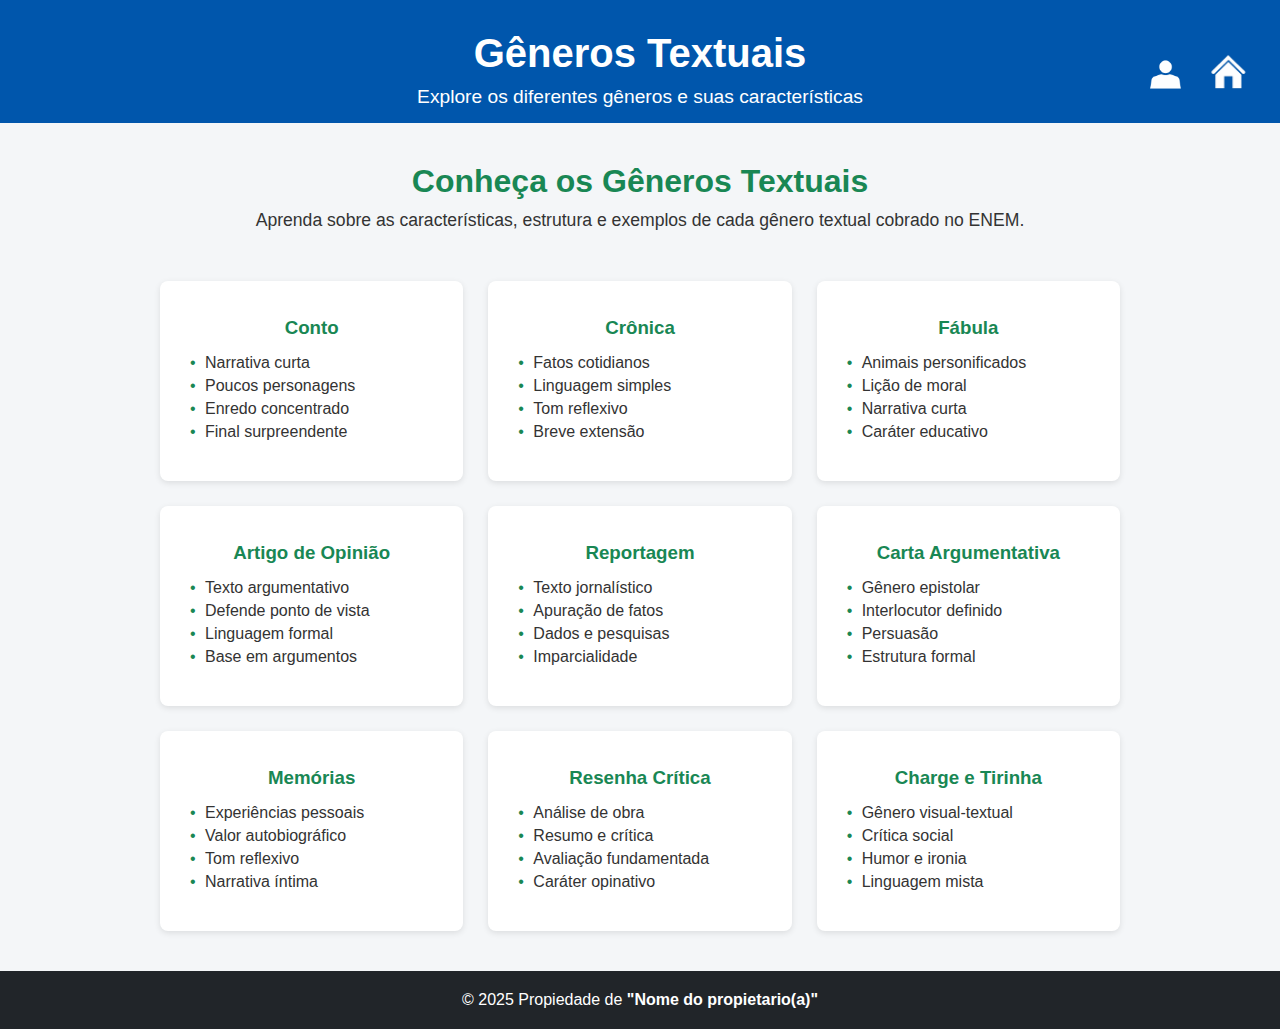
<file: index.html>
<!DOCTYPE html>
<html lang="pt-br">
<head>
  <meta charset="UTF-8" />
  <meta name="viewport" content="width=device-width, initial-scale=1.0" />
  <title>Gêneros Textuais - Facilita</title>
  <link rel="stylesheet" href="CSS/index.css" />
  <!-- Adicionando ícones do Font Awesome -->
</head>
<body>
  <header class="cabecalho">

    <nav class="navegacao">
      <!-- Navegação de páginas-->
      <div class="perfil">
        <a href="perfil.html" class="option-nav Perfil"><img src="IMGs/avatar.png" alt="perfil" class="avatar_user"></a>
      </div>
      <div class="retornoMenu">
        <a href="#" class="option-nav Home"><img src="IMGs/Home.png" alt="menu" class="simbol-home"></a>
      </div>
    </nav>
    
    <h1>Gêneros Textuais</h1>
    <p>Explore os diferentes gêneros e suas características</p>
  </header>

  <main class="conteudo">
    <section class="intro">
      <h2>Conheça os Gêneros Textuais</h2>
      <p>Aprenda sobre as características, estrutura e exemplos de cada gênero textual cobrado no ENEM.</p>
    </section>

    <section class="recursos">
      <a href="pageRead.html" class="card-link">
        <div class="card">
          <h3>Conto</h3>
          <ul>
            <li>Narrativa curta</li>
            <li>Poucos personagens</li>
            <li>Enredo concentrado</li>
            <li>Final surpreendente</li>
          </ul>
        </div>
      </a>

      <a href="pageRead.html" class="card-link">
        <div class="card">
          <h3>Crônica</h3>
          <ul>
            <li>Fatos cotidianos</li>
            <li>Linguagem simples</li>
            <li>Tom reflexivo</li>
            <li>Breve extensão</li>
          </ul>
        </div>
      </a>

      <a href="pageRead.html" class="card-link">
        <div class="card">
          <h3>Fábula</h3>
          <ul>
            <li>Animais personificados</li>
            <li>Lição de moral</li>
            <li>Narrativa curta</li>
            <li>Caráter educativo</li>
          </ul>
        </div>
      </a>

      <a href="pageRead.html" class="card-link">
        <div class="card">
          <h3>Artigo de Opinião</h3>
          <ul>
            <li>Texto argumentativo</li>
            <li>Defende ponto de vista</li>
            <li>Linguagem formal</li>
            <li>Base em argumentos</li>
          </ul>
        </div>
      </a>

      <a href="pageRead.html" class="card-link">
        <div class="card">
          <h3>Reportagem</h3>
          <ul>
            <li>Texto jornalístico</li>
            <li>Apuração de fatos</li>
            <li>Dados e pesquisas</li>
            <li>Imparcialidade</li>
          </ul>
        </div>
      </a>

      <a href="pageRead.html" class="card-link">
        <div class="card">
          <h3>Carta Argumentativa</h3>
          <ul>
            <li>Gênero epistolar</li>
            <li>Interlocutor definido</li>
            <li>Persuasão</li>
            <li>Estrutura formal</li>
          </ul>
        </div>
      </a>

      <a href="pageRead.html" class="card-link">
        <div class="card">
          <h3>Memórias</h3>
          <ul>
            <li>Experiências pessoais</li>
            <li>Valor autobiográfico</li>
            <li>Tom reflexivo</li>
            <li>Narrativa íntima</li>
          </ul>
        </div>
      </a>

      <a href="pageRead.html" class="card-link">
        <div class="card">
          <h3>Resenha Crítica</h3>
          <ul>
            <li>Análise de obra</li>
            <li>Resumo e crítica</li>
            <li>Avaliação fundamentada</li>
            <li>Caráter opinativo</li>
          </ul>
        </div>
      </a>

      <a href="pageRead.html" class="card-link">
        <div class="card">
          <h3>Charge e Tirinha</h3>
          <ul>
            <li>Gênero visual-textual</li>
            <li>Crítica social</li>
            <li>Humor e ironia</li>
            <li>Linguagem mista</li>
          </ul>
        </div>
      </a>
    </section>
  </main>

  <footer class="rodape">
    <p>&copy; 2025 Propiedade de <strong>"Nome do propietario(a)"</strong></p>
  </footer>
</body>
</html>
</file>
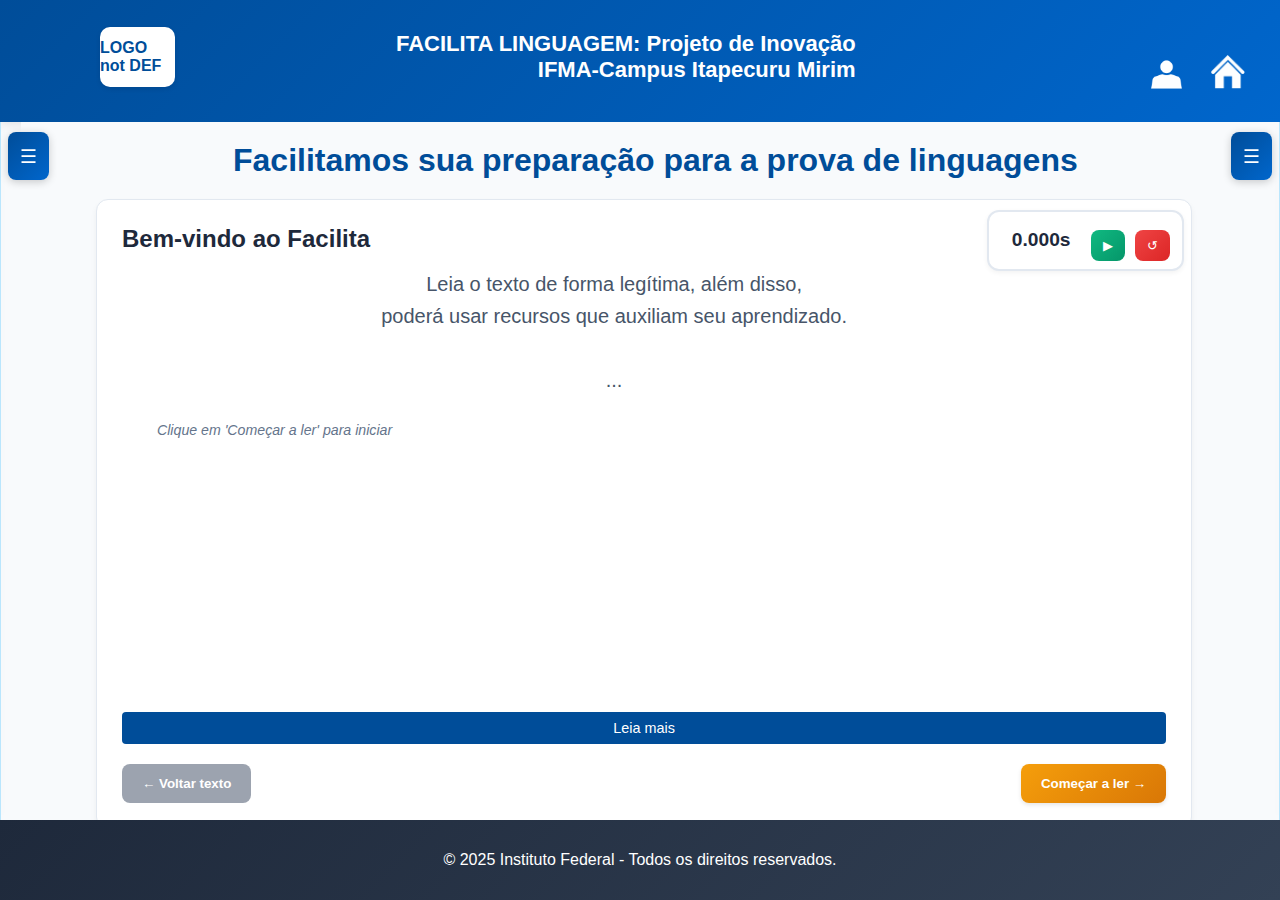
<file: pageRead.html>
<!DOCTYPE html>
<html lang="pt-br">
<head>
  <meta charset="UTF-8" />
  <meta name="viewport" content="width=device-width, initial-scale=1.0" />
  <title>Facilita</title>
  <link rel="stylesheet" href="CSS/pageRead.css">
</head>
<body>
  <!--Botoes fixos no topo das laterais-->
  <button id="toggleSidebarExternal" class="toggle-btn-vertical left-toggle">☰</button>
  <button id="toggleSidebarRightExternal" class="toggle-btn-vertical right-toggle">☰</button>

  <header>
    <div class="logo">LOGO not DEF</div> <!-- substituir div por imagem de logo-->

    <div class="ShowName_Project">
      <strong>
        FACILITA LINGUAGEM: Projeto de Inovação<br>
        IFMA-Campus Itapecuru Mirim
      </strong>
    </div>

    <nav class="navegacao">
      <div class="perfil-link">
        <a href="perfil.html" class="perfil-btn"><img src="IMGs/avatar.png" alt="Perfil" class="avatar_user"></a>
      </div>
      
        <ul>
          <li class="retornoMenu">
            <a href="index.html"><img src="IMGs/Home.png" alt="Retorno ao menu" class="simbol-home"></a>
          </li>
        </ul>
    </nav>
  </header>

  <main>
    <aside class="sidebar hidden" id="leftSidebar">
      <button id="toggleSidebarInternal" class="toggle-btn">⮜</button>
      <div class="sidebar-title">Gêneros Textuais</div>
      <ul>
        <li><a href="#"><span class="label">Conto</span></a></li>
        <li><a href="#"><span class="label">Crônica</span></a></li>
        <li><a href="#"><span class="label">Fábula</span></a></li>
        <li><a href="#"><span class="label">Artigo</span></a></li>
        <li><a href="#"><span class="label">Reportagem</span></a></li>
        <li><a href="#"><span class="label">Texto Científico</span></a></li>
        <li><a href="#"><span class="label">Anúncio</span></a></li>
        <li><a href="#"><span class="label">Poema</span></a></li>
        <li><a href="#"><span class="label">Carta</span></a></li>
        <li><a href="#"><span class="label">Diário</span></a></li>
        <li><a href="#"><span class="label">Biografia</span></a></li>
        <li><a href="#"><span class="label">Entrevista</span></a></li>
        <li><a href="#"><span class="label">Manifesto</span></a></li>
        <li><a href="#"><span class="label">Crítica</span></a></li>
        <li><a href="#"><span class="label">Resenha</span></a></li>
      </ul>
    </aside>

    <section class="content" id="explicacao">
      <h1>Facilitamos sua preparação para a prova de linguagens</h1>

      <article class="texto-expandivel">
        <h2>Vamos Começar</h2>
        
        <!-- Container do texto com barra de rolagem -->
        <div class="texto-container">
          <div class="texto">
            <div class="preview">
              
              <div class="referencia-texto">
                <small id="referenciaAtual"></small>
              </div>
            </div>
            <div class="full-text">
              Leia o texto de forma legítima, além disso, <br>
              poderá usar recursos que auxiliam seu aprendizado<br><br>
              <i>Boa leitura!</i>
              <div class="referencia-texto">
                <small id="referenciaAtualFull"></small>
              </div>
            </div>
          </div>
        </div>

        <button class="toggle-text">Leia mais</button>

        <div class="cronometro-box">
          <span id="cronometro">0.000s</span>
          <button id="btnToggle" class="btn btn-success me-2" title="Iniciar/Pausar">
            <span id="playIcon">▶</span>
          </button>
          
          <button id="btnReset" class="btn btn-danger" title="Resetar">
            ↺
          </button>
        </div>

        <div class="navegacao-texto">
          <button class="btn-voltar">← Voltar texto</button>
          <button class="btn-proximo">Próximo texto →</button>
        </div>
      </article>
    </section>

    <aside class="sidebar hidden" id="rightSidebar">
      <button id="toggleSidebarRightInternal" class="toggle-btn">⮞</button>
      <div class="sidebar-title">Recursos</div>
      <button id="btnMarcador" class="btn-marcador" title="Marcar/Desmarcar texto">
        <span class="icon-marcador">🔖</span>
        <span class="label">Marcador</span>
      </button>
      <!-- Removidos os outros recursos -->
    </aside>
  </main>

  <footer>
    <p>&copy; 2025 Instituto Federal - Todos os direitos reservados.</p>
  </footer>

  <!-- Adicionando Font Awesome para os ícones -->
  <link rel="stylesheet" href="https://cdnjs.cloudflare.com/ajax/libs/font-awesome/6.4.0/css/all.min.css">
  <script src="JS/pageRead.js"></script>
</body>
</html>
</file>
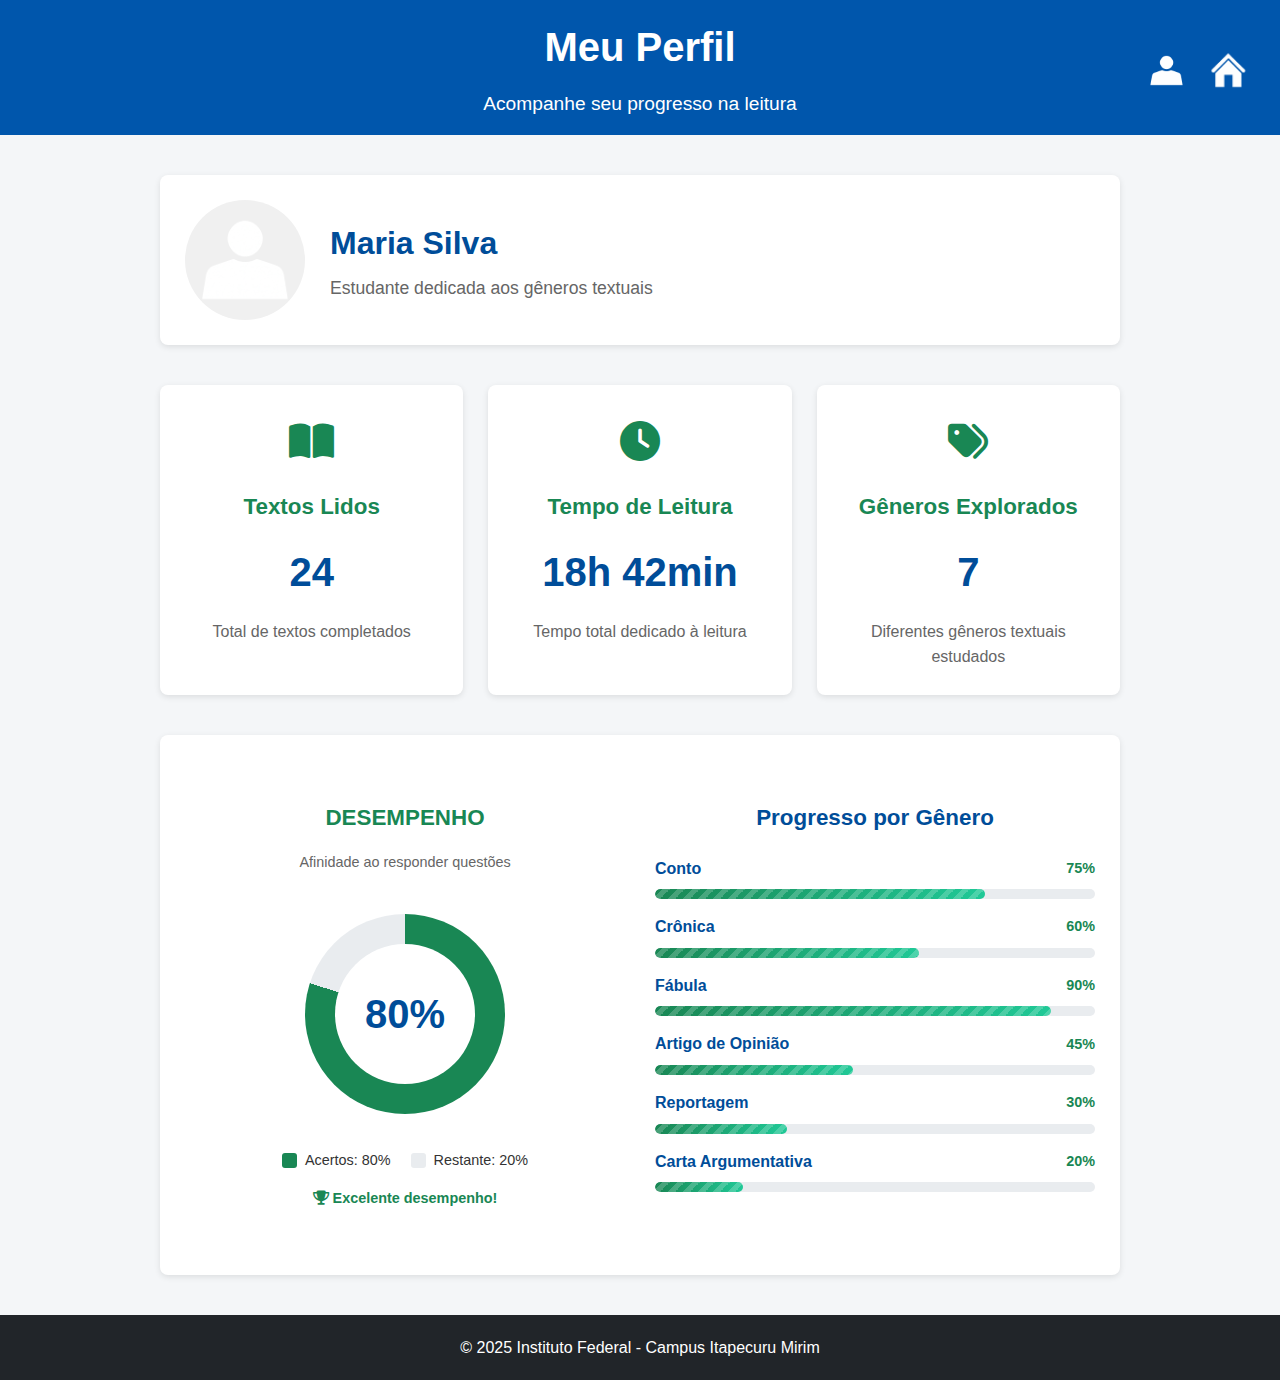
<file: perfil.html>
<!DOCTYPE html>
<html lang="pt-br">
<head>
  <meta charset="UTF-8" />
  <meta name="viewport" content="width=device-width, initial-scale=1.0" />
  <title>Perfil - Gêneros Textuais</title>
  <link rel="stylesheet" href="CSS/perfil.css">
  <!-- Adicionando ícones do Font Awesome -->
  <link rel="stylesheet" href="https://cdnjs.cloudflare.com/ajax/libs/font-awesome/6.4.0/css/all.min.css">
</head>
<body>
  <header class="cabecalho">
    <!-- Navegação com botões de perfil e home -->
    <nav class="navegacao">
      <!-- Link para perfil no canto superior direito -->
      <div class="perfil-link">
        <a href="#" class="perfil-btn">
          <img src="IMGs/avatar.png" alt="perfil" class="avatar_user">
        </a>
      </div>
      
      <!-- Link para a página inicial (home) -->
      <div class="retornoMenu">
        <a href="index.html" class="perfil-btn">
          <img src="IMGs/Home.png" alt="menu" class="simbol-home">
        </a>
      </div>
    </nav>
    
    <h1>Meu Perfil</h1>
    <p>Acompanhe seu progresso na leitura</p>
  </header>

  <main class="conteudo">
    <section class="perfil-header">
      <div class="avatar">
        <img src="IMGs/avatar.png" alt="Avatar do usuário" class="avatar-img">
      </div>
      <div class="info-usuario">
        <h2>Maria Silva</h2>
        <p>Estudante dedicada aos gêneros textuais</p>
      </div>
    </section>

    <section class="metricas">
      <!-- Card 1: Textos lidos -->
      <div class="card">
        <div class="icone-metrica">
          <i class="fas fa-book-open"></i>
        </div>
        <h3>Textos Lidos</h3>
        <div class="valor-metrica">0</div>
        <p class="descricao-metrica">Total de textos completados</p>
      </div>

      <!-- Card 2: Tempo de leitura -->
      <div class="card">
        <div class="icone-metrica">
          <i class="fas fa-clock"></i>
        </div>
        <h3>Tempo de Leitura</h3>
        <div class="valor-metrica">0h</div>
        <p class="descricao-metrica">Tempo total dedicado à leitura</p>
      </div>

      <!-- Card 3: Gêneros explorados -->
      <div class="card">
        <div class="icone-metrica">
          <i class="fas fa-tags"></i>
        </div>
        <h3>Gêneros Explorados</h3>
        <div class="valor-metrica">0</div>
        <p class="descricao-metrica">Diferentes gêneros textuais estudados</p>
      </div>
    </section>

    <!-- Container único para todas as porcentagens -->
    <section class="card">
      <div class="container-porcentagens">
        <!-- Gráfico de Desempenho -->
        <div class="grafico-desempenho">
          <h3>DESEMPENHO</h3>
          <p style="text-align: center; color: #666; margin-bottom: 20px; font-size: 0.9rem;">
            Afinidade ao responder questões
          </p>
          
          <div class="grafico-pizza">
            <div class="porcentagem">80%</div>
          </div>
          
          <div class="legenda-desempenho">
            <div class="item-legenda">
              <div class="cor-legenda cor-acertos"></div>
              <span>Acertos: 80%</span>
            </div>
            <div class="item-legenda">
              <div class="cor-legenda cor-restante"></div>
              <span>Restante: 20%</span>
            </div>
          </div>
          
          <p style="text-align: center; margin-top: 15px; color: #198754; font-weight: bold; font-size: 0.9rem;">
            <i class="fas fa-trophy"></i> Excelente desempenho!
          </p>
        </div>

        <!-- Progresso por Gênero Textual -->
        <div class="progresso-generos">
          <h3>Progresso por Gênero</h3>
          <div class="lista-progresso" id="lista-progresso">
            <!-- Os itens de progresso serão gerados via JavaScript -->
          </div>
        </div>
      </div>
    </section>
  </main>

  <footer class="rodape">
    <p>&copy; 2025 Instituto Federal - Campus Itapecuru Mirim</p>
  </footer>

  <script>
    // Simulação de dados do usuário (em um sistema real, esses dados viriam de um backend)
    const dadosUsuario = {
      nome: "Maria Silva",
      textosLidos: 24,
      tempoLeitura: "18h 42min",
      generosExplorados: 7,
      desempenho: 80, // Porcentagem de acertos
      progressoGeneros: [
        { nome: "Conto", porcentagem: 75, textosLidos: 6 },
        { nome: "Crônica", porcentagem: 60, textosLidos: 4 },
        { nome: "Fábula", porcentagem: 90, textosLidos: 3 },
        { nome: "Artigo de Opinião", porcentagem: 45, textosLidos: 2 },
        { nome: "Reportagem", porcentagem: 30, textosLidos: 2 },
        { nome: "Carta Argumentativa", porcentagem: 20, textosLidos: 1 }
      ],
      atividades: [
        { titulo: "Conto: A Cartomante", autor: "Machado de Assis", data: "hoje", tempo: "32 min" },
        { titulo: "Artigo de Opinião: Redes Sociais", autor: "Autor desconhecido", data: "ontem", tempo: "25 min" },
        { titulo: "Crônica: O Homem que Sabia Javanês", autor: "Lima Barreto", data: "há 2 dias", tempo: "28 min" },
        { titulo: "Fábula: A Cigarra e a Formiga", autor: "Esopo", data: "há 3 dias", tempo: "15 min" },
        { titulo: "Reportagem: Educação no Século XXI", autor: "Revista Veja", data: "há 5 dias", tempo: "42 min" }
      ]
    };

    // Função para criar as barras de progresso
    function criarBarrasProgresso() {
      const listaProgresso = document.getElementById('lista-progresso');
      listaProgresso.innerHTML = '';

      dadosUsuario.progressoGeneros.forEach(genero => {
        const itemProgresso = document.createElement('div');
        itemProgresso.className = 'item-progresso';
        
        itemProgresso.innerHTML = `
          <div class="info-genero">
            <span class="nome-genero">${genero.nome}</span>
            <span class="porcentagem-genero">${genero.porcentagem}%</span>
          </div>
          <div class="barra-progresso">
            <div class="progresso-preenchido" style="width: ${genero.porcentagem}%"></div>
          </div>
        `;
        
        listaProgresso.appendChild(itemProgresso);
      });
    }

    // Função para atualizar os dados na página
    function atualizarDadosPerfil() {
      document.querySelector('.info-usuario h2').textContent = dadosUsuario.nome;
      document.querySelectorAll('.valor-metrica')[0].textContent = dadosUsuario.textosLidos;
      document.querySelectorAll('.valor-metrica')[1].textContent = dadosUsuario.tempoLeitura;
      document.querySelectorAll('.valor-metrica')[2].textContent = dadosUsuario.generosExplorados;
      
      // Atualizar o gráfico de desempenho
      const porcentagem = dadosUsuario.desempenho;
      document.querySelector('.porcentagem').textContent = `${porcentagem}%`;
      
      // Atualizar o gradiente do gráfico de pizza
      const graficoPizza = document.querySelector('.grafico-pizza');
      graficoPizza.style.background = `conic-gradient(
        #198754 0% ${porcentagem}%,
        #e9ecef ${porcentagem}% 100%
      )`;
      
      // Atualizar legenda
      document.querySelector('.cor-acertos + span').textContent = `Acertos: ${porcentagem}%`;
      document.querySelector('.cor-restante + span').textContent = `Restante: ${100 - porcentagem}%`;

      // Criar as barras de progresso
      criarBarrasProgresso();
    }

    // Chamar a função quando a página carregar
    document.addEventListener('DOMContentLoaded', atualizarDadosPerfil);
  </script>
</body>
</html>
</file>
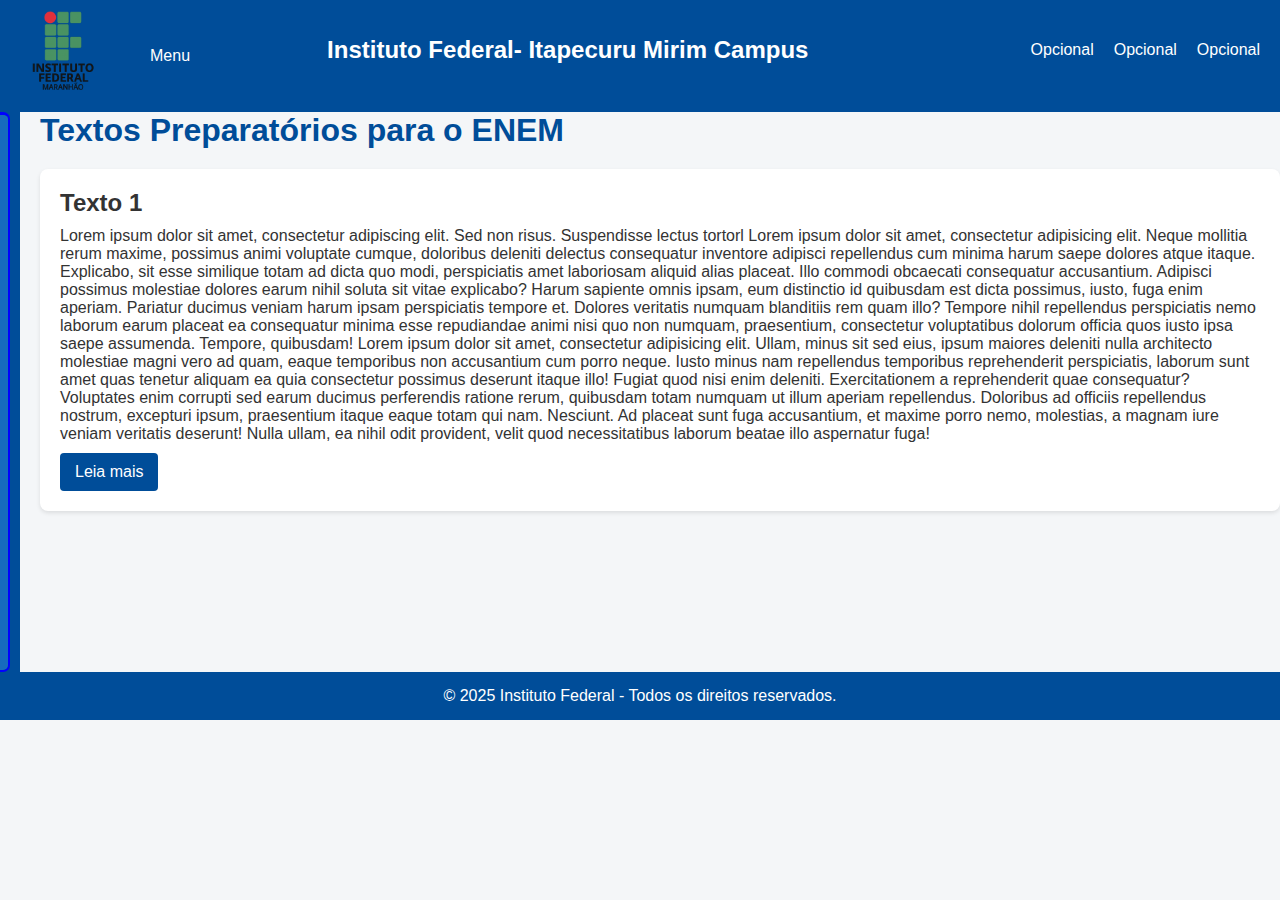
<file: Front-End/IMGs/tst.html>
<!DOCTYPE html>
<html lang="pt-br">
<head>
  <meta charset="UTF-8">
  <meta name="viewport" content="width=device-width, initial-scale=1.0">
  <title>Facilita</title>
  <link rel="stylesheet" href="/Front-End/CSS/tst.css">
</head>
<body>
  <header>
    <img class="IFMA-Logo" src="Copilot_20250905_162347.png" alt="IFMA IMG">
    <div class="logo">Instituto Federal- Itapecuru Mirim Campus</div>
    <nav>
      <ul>
        <li class="retornoMenu"><a href="https://legado.corenpr.gov.br/portal/images/stories/testepdf2.pdf">Menu</a></li>
        <li><a href="https://legado.corenpr.gov.br/portal/images/stories/testepdf2.pdf">Opcional</a></li>
        <li><a href="https://legado.corenpr.gov.br/portal/images/stories/testepdf2.pdf">Opcional</a></li>
        <li><a href="https://legado.corenpr.gov.br/portal/images/stories/testepdf2.pdf">Opcional</a></li>
      </ul>
    </nav>
  </header>

  <main>
   <aside class="sidebar">
    <ul>
        <li><a href="#"><span class="label">Conto</span></a></li>
        <li><a href="#"><span class="label">Crônica</span></a></li>
        <li><a href="#"><span class="label">Fábula</span></a></li>
        <li><a href="#"><span class="label">Artigo</span></a></li>
        <li><a href="#"><span class="label">Reportagem</span></a></li>
        <li><a href="#"><span class="label">Texto Cietífico</span></a></li>
        <li><a href="#"><span class="label">Anúncio</span></a></li>
        <li><a href="#"><span class="label">---</span></a></li>
        <li><a href="#"><span class="label">---</span></a></li>
        <li><a href="#"><span class="label">---</span></a></li>
        <li><a href="#"><span class="label">---</span></a></li>
        <li><a href="#"><span class="label">---</span></a></li>
        <li><a href="#"><span class="label">---</span></a></li>
        <li><a href="#"><span class="label">---</span></a></li>
        <li><a href="#"><span class="label">---</span></a></li>
        <li><a href="#"><span class="label">---</span></a></li>
    </ul>
    </aside>


    <section class="content">
      <h1>Textos Preparatórios para o ENEM</h1>
      <article>
        <h2>Texto 1</h2>
        <p>Lorem ipsum dolor sit amet, consectetur adipiscing elit. Sed non risus. Suspendisse lectus tortorl Lorem ipsum dolor sit amet, consectetur adipisicing elit. Neque mollitia rerum maxime, possimus animi voluptate cumque, doloribus deleniti delectus consequatur inventore adipisci repellendus cum minima harum saepe dolores atque itaque.
        Explicabo, sit esse similique totam ad dicta quo modi, perspiciatis amet laboriosam aliquid alias placeat. Illo commodi obcaecati consequatur accusantium. Adipisci possimus molestiae dolores earum nihil soluta sit vitae explicabo?
        Harum sapiente omnis ipsam, eum distinctio id quibusdam est dicta possimus, iusto, fuga enim aperiam. Pariatur ducimus veniam harum ipsam perspiciatis tempore et. Dolores veritatis numquam blanditiis rem quam illo?
        Tempore nihil repellendus perspiciatis nemo laborum earum placeat ea consequatur minima esse repudiandae animi nisi quo non numquam, praesentium, consectetur voluptatibus dolorum officia quos iusto ipsa saepe assumenda. Tempore, quibusdam! Lorem ipsum dolor sit amet, consectetur adipisicing elit. Ullam, minus sit sed eius, ipsum maiores deleniti nulla architecto molestiae magni vero ad quam, eaque temporibus non accusantium cum porro neque.
        Iusto minus nam repellendus temporibus reprehenderit perspiciatis, laborum sunt amet quas tenetur aliquam ea quia consectetur possimus deserunt itaque illo! Fugiat quod nisi enim deleniti. Exercitationem a reprehenderit quae consequatur?
        Voluptates enim corrupti sed earum ducimus perferendis ratione rerum, quibusdam totam numquam ut illum aperiam repellendus. Doloribus ad officiis repellendus nostrum, excepturi ipsum, praesentium itaque eaque totam qui nam. Nesciunt.
        Ad placeat sunt fuga accusantium, et maxime porro nemo, molestias, a magnam iure veniam veritatis deserunt! Nulla ullam, ea nihil odit provident, velit quod necessitatibus laborum beatae illo aspernatur fuga!</p>
        <a href="#" class="btn">Leia mais</a>
      </article>
    </section>
  </main>

  <footer>
    <p>&copy; 2025 Instituto Federal - Todos os direitos reservados.</p>
    
  </footer>
</body>
</html>
</file>
<file: CSS/index.css>
* {
  margin: 0;
  padding: 0;
  box-sizing: border-box;
}

body {
  font-family: 'Segoe UI', sans-serif;
  background-color: #f4f6f8;
  color: #333;
}
header {
  position: fixed;
}
.cabecalho {
  background-color: #0056AC;
  color: white;
  text-align: center;
  padding: 15px 20px;
  position: relative; /* Para posicionar o link de perfil */
}

.cabecalho h1 {
  font-size: 2.5rem;
  margin-bottom: 10px;
}

.cabecalho p {
  font-size: 1.2rem;
}

.avatar_user{
  width: 2.7em;
  position: absolute;
  right: 5em;
  bottom: -1.5em;
}
.simbol-home{
  width: 3.8em;
  position: absolute;
  right: 1.3em;
  top: 2.6em;
}

/* Estilos para o link de perfil */
.Perfil {
  position: absolute;
  top: 3.5em;
  right: 0.8em;
} 


.option-nav {
  display: flex;
  align-items: center;
  gap: 8px;
  color: white;
  text-decoration: none;
  font-weight: 500;
  padding: 8px 12px;
  border-radius: 4px;
  transition: background-color 0.3s ease;
  
}




.conteudo {
  max-width: 1000px;
  margin: 40px auto;
  padding: 0 20px;
}

.intro {
  text-align: center;
  margin-bottom: 50px;
}

.intro h2 {
  font-size: 2rem;
  color: #198754;
  margin-bottom: 10px;
}

.intro p {
  font-size: 1.1rem;
  margin-bottom: 20px;
}

.botao {
  display: inline-block;
  background-color: #198754;
  color: white;
  padding: 12px 24px;
  border-radius: 5px;
  text-decoration: none;
  font-weight: bold;
  transition: background-color 0.3s ease;
}

.botao:hover {
  background-color: #146c43;
}

.recursos {
  display: grid;
  grid-template-columns: repeat(auto-fit, minmax(280px, 1fr));
  gap: 25px;
  margin-top: 30px;
}

.card {
  background-color: white;
  border-radius: 8px;
  box-shadow: 0 2px 6px rgba(0,0,0,0.1);
  padding: 20px;
  text-align: center;
  transition: all 0.3s ease;
  height: 200px;
  display: flex;
  flex-direction: column;
  justify-content: center;
}

.card h3 {
  color: #198754;
  margin-bottom: 15px;
}

.card p {
  font-size: 1rem;
  line-height: 1.5;
}

.card ul {
  list-style: none;
  text-align: left;
  margin: 0 10px;
}

.card li {
  margin-bottom: 5px;
  padding-left: 15px;
  position: relative;
}

.card li:before {
  content: "•";
  color: #198754;
  position: absolute;
  left: 0;
}

.rodape {
  background-color: #212529;
  color: white;
  text-align: center;
  padding: 20px;
  margin-top: 40px;
}

.card-link {
  text-decoration: none;
  color: inherit;
}

.card-link:hover .card {
  box-shadow: 0 4px 10px rgba(0,0,0,0.15);
  transform: scale(1.02);
}


/* Melhorias de responsividade */
@media (max-width: 768px) {
  .recursos {
    grid-template-columns: 1fr;
    gap: 20px;
  }
  
  .conteudo {
    margin: 20px auto;
  }
  
  .perfil {
    position: static;
    margin-bottom: 15px;
    text-align: left;
  }
  
  .option-nav {
    display: inline-flex;
  }
}
</file>
<file: CSS/pageRead.css>
* {
  margin: 0;
  padding: 0;
  box-sizing: border-box;
}

html, body {
  height: auto;
  min-height: 100%;
  margin: 0;
  padding: 0;
}

body {
  position: relative;
  display: flex;
  flex-direction: column;
  font-family: 'Segoe UI', Tahoma, Geneva, Verdana, sans-serif;
  background-color: #f8fafc;
  color: #333;
  overflow-x: hidden;
}

/*Topo da página*/
header {
  background: linear-gradient(135deg, #004d99 0%, #0066cc 100%);
  color: white;
  padding: 20px 20px 27px;
  display: flex;
  align-items: center;
  position: relative;
  z-index: 1;
  height: 7.6em;
  box-shadow: 0 2px 10px rgba(0, 0, 0, 0.1);
}

.logo {

  width: 75px;
  height: 60px;
  background-color: white;
  border-radius: 10px;
  align-items: center;
  color: #004d99;
}

.ShowName_Project {
  font-size: 22px;
  text-align: end;
  position: absolute;
  left: 18em;
}

header > nav {
  display: flex;
  align-items: center;
  margin-left: 20px;
}

/*Navegação*/
nav ul {
  list-style: none;
  gap: 20px;
}

nav > ul > li.retornoMenu {
  position: absolute;
  right: 1em;
  bottom: 3px;
  padding: 6px;
  margin-bottom: 7px;
}

nav > ul > li.retornoMenu:hover {
  border-radius: 8px;
}

nav a {
  color: white;
  text-decoration: none;
  font-weight: 500;
}

.avatar_user{
  width: 2.7em;
}
/* Estilos para o link de perfil */
.perfil-link {
  position: absolute;
  top: 2.8em;
  right: 5em;
  z-index: 1001;
}

.perfil-btn {
  display: flex;
  align-items: center;
  gap: 8px;
  color: white;
  font-weight: 500;
  padding: 8px 12px;
  transition: background-color 0.3s ease;
}


.perfil-btn i {
  font-size: 1.2rem;
}

.perfil-btn span {
  font-size: 0.9rem;
}

/* Ajuste no header para acomodar o botão de perfil */
header {
  background: linear-gradient(135deg, #004d99 0%, #0066cc 100%);
  color: white;
  padding: 20px 20px 27px;
  display: flex;
  align-items: center;
  position: relative;
  z-index: 1;
  height: 7.6em;
  box-shadow: 0 2px 10px rgba(0, 0, 0, 0.1);
}

/* Ajuste no posicionamento do logo */
.logo {
  width: 75px;
  height: 60px;
  background-color: white;
  border-radius: 10px;
  display: flex;
  align-items: center;
  justify-content: center;
  color: #004d99;
  font-weight: bold;
  box-shadow: 0 2px 5px rgba(0, 0, 0, 0.1);
  margin-left: 80px; /* Espaço para o botão de perfil */
}

/* Ajuste no posicionamento do nome do projeto */
.ShowName_Project {
  font-size: 22px;
  text-align: end;
  position: absolute;
  left: 18em;
}

/* Ajuste no botão de toggle da sidebar esquerda */
.left-toggle {
  height: 2.5em;
  left: 0;
  margin-left: 8px;
  margin-top: 16px;
  top: 130px; /* Ajustado para não sobrepor o botão de perfil */
}

/* Responsividade para telas menores */
@media (max-width: 768px) {
  .perfil-link {
    top: 15px;
    left: 15px;
  }
  
  .perfil-btn span {
    display: none; /* Esconde o texto "Perfil" em telas menores */
  }
  
  .logo {
    margin-left: 60px;
  }
  
  .ShowName_Project {
    font-size: 18px;
    left: 12em;
  }
  
  .left-toggle {
    top: 120px;
  }
}

@media (max-width: 480px) {
  .perfil-link {
    top: 10px;
    left: 10px;
  }
  
  .logo {
    margin-left: 50px;
    width: 60px;
    height: 50px;
    font-size: 0.8rem;
  }
  
  .ShowName_Project {
    font-size: 16px;
    left: 10em;
  }
}
/*Botões de abrir barra laterais no topo da própria barra, abaixo do header */
.toggle-btn-vertical {
  position: absolute;
  top: 116px;
  z-index: 1000;
  padding: 10px 12px;
  background: linear-gradient(135deg, #004d99 0%, #0066cc 100%);
  color: white;
  border: none;
  border-radius: 8px;
  cursor: pointer;
  font-size: 1.2em;
  box-shadow: 0 2px 8px rgba(0, 0, 0, 0.2);
  transition: all 0.3s ease;
}

.toggle-btn-vertical:hover {
  transform: translateY(-2px);
  box-shadow: 0 4px 12px rgba(0, 0, 0, 0.3);
}

.toggle-btn-vertical:focus {
  outline: 2px solid #ffc107;
}

/*Barra esquerda */
.left-toggle {
  height: 2.5em;
  left: 0;
  margin-left: 8px;
  margin-top: 16px;
}

/*Barra direita */
.right-toggle {
  height: 2.5em;
  right: 0;
  margin-right: 8px;
  margin-top: 16px;
}

.mb-4 {
  font-size: 25px;
  letter-spacing: 0.5px;
  word-spacing: 0.6px;
  text-align: center;
}

/*Layout principal*/
main {
  flex: 1;
  display: flex;
  align-items: stretch;
  overflow: auto;
  min-height: calc(100vh - 12.6em);
}

/*Sidebar esquerda - AGORA COM MESMA COR DA DIREITA */
.sidebar {
  width: 220px;
  background: linear-gradient(180deg, #f0f9ff 0%, #e0f2fe 100%);
  color: #333;
  padding: 15px;
  transition: all 0.3s ease;
  overflow: hidden;
  z-index: 2;
  display: flex;
  flex-direction: column;
  justify-content: flex-start;
  height: auto;
  align-self: stretch;
  position: relative;
  box-shadow: 2px 0 10px rgba(0, 0, 0, 0.05);
  border-right: 1px solid #bae6fd;
}

.sidebar.hidden {
  width: 0;
  padding: 0;
}

.sidebar.hidden ul {
  display: none;
}

.sidebar ul {
  background-color: transparent;
  flex: 1;
  list-style: none;
  padding: 0;
  border-radius: 0;
  margin-left: 0;
  overflow-y: auto;
  max-height: calc(100vh - 200px);
}

/* Estilização da barra de rolagem */
.sidebar ul::-webkit-scrollbar {
  width: 6px;
}

.sidebar ul::-webkit-scrollbar-track {
  background: #f1f5f9;
  border-radius: 4px;
}

.sidebar ul::-webkit-scrollbar-thumb {
  background: #cbd5e1;
  border-radius: 4px;
}

.sidebar ul::-webkit-scrollbar-thumb:hover {
  background: #94a3b8;
}

.sidebar li {
  margin-bottom: 8px;
}

.sidebar a {
  display: flex;
  align-items: center;
  color: #475569;
  text-decoration: none;
  padding: 12px 15px;
  border-radius: 8px;
  transition: all 0.3s ease;
  font-weight: 500;
}

.sidebar a:hover {
  background-color: #bae6fd;
  color: #0369a1;
  transform: translateX(5px);
}

.sidebar a:active {
  background-color: #7dd3fc;
}

.sidebar .toggle-btn {
  align-self: flex-end;
  margin-bottom: 10px;
  background: linear-gradient(135deg, #64748b 0%, #475569 100%);
  color: white;
  border: none;
  border-radius: 8px;
  cursor: pointer;
  padding: 8px 12px;
  z-index: 3;
  transition: all 0.3s ease;
  box-shadow: 0 2px 5px rgba(0, 0, 0, 0.1);
}

.sidebar .toggle-btn:hover {
  transform: scale(1.05);
  box-shadow: 0 4px 8px rgba(0, 0, 0, 0.15);
}

.sidebar .toggle-btn:focus {
  outline: 2px solid #ffc107;
}

/* Sidebar direita - MESMA COR DA ESQUERDA */
#rightSidebar {
  background: linear-gradient(180deg, #f0f9ff 0%, #e0f2fe 100%);
  border-left: 1px solid #bae6fd;
  border-right: none;
  box-shadow: -2px 0 10px rgba(0, 0, 0, 0.05);
}

/*Conteúdo principal*/
.content {
  flex-grow: 1;
  min-height: 100%;
  margin-left: 20px;
  padding: 20px;
  z-index: 1;
  overflow: auto;
  background-color: #f8fafc;
}

.content h1 {
  margin-bottom: 20px;
  margin-left: 6em;
  color: #004d99;
  font-weight: 600;
}

/* ARTICLE COM BARRA DE ROLAGEM */
article {
  position: relative;
  background-color: white;
  padding: 25px;
  margin-bottom: 20px;
  border-radius: 12px;
  box-shadow: 0 4px 6px rgba(0, 0, 0, 0.05);
  overflow: hidden;
  border: 1px solid #e2e8f0;
  max-height: 70vh;
  display: flex;
  flex-direction: column;
}

article h2 {
  margin-bottom: 15px;
  color: #1e293b;
  font-weight: 600;
  flex-shrink: 0;
}

/* Container do texto com barra de rolagem */
.texto-container {
  flex: 1;
  overflow-y: auto;
  padding-right: 10px;
  margin-bottom: 15px;
}

/* Estilização da barra de rolagem do artigo */
.texto-container::-webkit-scrollbar {
  width: 8px;
}

.texto-container::-webkit-scrollbar-track {
  background: #f1f5f9;
  border-radius: 4px;
}

.texto-container::-webkit-scrollbar-thumb {
  background: #cbd5e1;
  border-radius: 4px;
}

.texto-container::-webkit-scrollbar-thumb:hover {
  background: #94a3b8;
}

/* BOTÃO LEIA MAIS/MENOS - TAMANHO REDUZIDO */
.toggle-text {
  display: inline-block;
  margin-top: 10px;
  padding: 8px 12px;
  background-color: #004d99;
  color: white;
  text-decoration: none;
  border-radius: 4px;
  border: none;
  cursor: pointer;
  font-weight: 500;
  transition: background-color 0.3s;
  flex-shrink: 0;
  width: auto;
  font-size: 0.9em;
}

.toggle-text:hover {
  background-color: #003366;
}

.btn {
  display: inline-block;
  margin-top: 10px;
  padding: 10px 20px;
  background: linear-gradient(135deg, #004d99 0%, #0066cc 100%);
  color: white;
  text-decoration: none;
  border-radius: 8px;
  font-weight: 500;
  transition: all 0.3s ease;
  border: none;
  cursor: pointer;
  flex-shrink: 0;
}

.btn:hover {
  transform: translateY(-2px);
  box-shadow: 0 4px 8px rgba(0, 0, 0, 0.15);
}

.referencia-texto {
  text-align: left;
  margin-top: 20px;
  font-size: 0.85em;
  color: #64748b;
  font-style: italic;
  flex-shrink: 0;
}

/*Rodapé*/
footer {
  height: 5em;
  background: linear-gradient(135deg, #1e293b 0%, #334155 100%);
  color: white;
  text-align: center;
  padding: 15px;
  margin-top: auto;
  display: flex;
  align-items: center;
  justify-content: center;
}

/*Cronômetro minimalista com botão dinâmico*/
.cronometro-box {
  position: absolute;
  right: 7px;
  top: 0px;
  display: flex;
  align-items: center;
  justify-content: flex-start;
  gap: 10px;
  background-color: white;
  border: 2px solid #e2e8f0;
  border-radius: 12px;
  padding: 8px 12px;
  margin: 10px 0;
  color: white;
  font-size: 1rem;
  width: fit-content;
  box-shadow: 0 2px 5px rgba(0, 0, 0, 0.05);
  z-index: 2;
}

#cronometro {
  color: #1e293b;
  font-weight: bold;
  font-size: 1.2em;
  min-width: 80px;
  text-align: center;
}

.cronometro-box button {
  padding: 8px 12px;
  border: none;
  border-radius: 8px;
  font-weight: 500;
  cursor: pointer;
  transition: all 0.3s ease;
}

.cronometro-box .btn-success {
  background: linear-gradient(135deg, #10b981 0%, #059669 100%);
  color: white;
}

.cronometro-box .btn-success:hover {
  background: linear-gradient(135deg, #059669 0%, #047857 100%);
  transform: scale(1.05);
}

.cronometro-box .btn-danger {
  background: linear-gradient(135deg, #ef4444 0%, #dc2626 100%);
  color: white;
}

.cronometro-box .btn-danger:hover {
  background: linear-gradient(135deg, #dc2626 0%, #b91c1c 100%);
  transform: scale(1.05);
}

.cronometro-box .btn-toggle {
  background: linear-gradient(135deg, #f59e0b 0%, #d97706 100%);
  color: white;
}

.cronometro-box .btn-toggle:hover {
  background: linear-gradient(135deg, #d97706 0%, #b45309 100%);
  transform: scale(1.05);
}

/*Texto expandível dentro de artigos */
.texto-expandivel {
  overflow: hidden;
  width: 90%;
  position: relative;
  left: 55px;
  display: flex;
  flex-direction: column;
  height: 100%;
}

.texto {
  position: relative;
  right: 85px;
  text-align: center;
  margin-left: 6em;
  font-size: 20px;
  color: #475569;
  line-height: 1.6;
}

.texto-expandivel .preview {
  display: block;
}

.texto-expandivel .full-text {
  display: none;
  transition: max-height 0.3s ease;
  overflow: hidden;
  max-height: none;
}

.texto-expandivel.expanded .preview {
  display: none;
}

.texto-expandivel.expanded .full-text {
  display: block;
  overflow: visible;
}

/*Simbolos*/
.simbol-home {
  width: 60px;
  filter: brightness(0) invert(1);
}

.Play {
  width: 15px;
}

.navegacao-texto {
  display: flex;
  justify-content: space-between;
  margin-top: 20px;
  flex-shrink: 0;
  gap: 10px;
}

.btn-voltar {
  background: linear-gradient(135deg, #6b7280 0%, #4b5563 100%);
  color: white;
  border: none;
  padding: 12px 20px;
  border-radius: 8px;
  font-weight: 600;
  cursor: pointer;
  transition: all 0.3s ease;
}

.btn-voltar:hover:not(:disabled) {
  background: linear-gradient(135deg, #4b5563 0%, #374151 100%);
  transform: translateY(-2px);
  box-shadow: 0 4px 8px rgba(0, 0, 0, 0.15);
}

.btn-voltar:disabled {
  background: #9ca3af;
  cursor: not-allowed;
  transform: none;
  box-shadow: none;
}

/* ===== ESTILOS DO BOTÃO DINÂMICO ===== */

/* Botão "Começar a ler" - Estado inicial */
.btn-comecar {
  background: linear-gradient(135deg, #f59e0b 0%, #d97706 100%) !important;
  color: white;
  border: none;
  padding: 12px 20px;
  border-radius: 8px;
  font-weight: 600;
  cursor: pointer;
  transition: all 0.3s ease;
  box-shadow: 0 2px 4px rgba(0, 0, 0, 0.1);
}

.btn-comecar:hover {
  background: linear-gradient(135deg, #d97706 0%, #b45309 100%) !important;
  transform: translateY(-2px);
  box-shadow: 0 6px 12px rgba(0, 0, 0, 0.15);
}

.btn-comecar:active {
  transform: translateY(0);
  box-shadow: 0 2px 4px rgba(0, 0, 0, 0.1);
}

/* Botão "Próximo texto" - Após o primeiro texto */
.btn-proximo-estilo {
  background: linear-gradient(135deg, #10b981 0%, #059669 100%) !important;
  color: white;
  border: none;
  padding: 12px 20px;
  border-radius: 8px;
  font-weight: 600;
  cursor: pointer;
  transition: all 0.3s ease;
  box-shadow: 0 2px 4px rgba(0, 0, 0, 0.1);
}

.btn-proximo-estilo:hover {
  background: linear-gradient(135deg, #059669 0%, #047857 100%) !important;
  transform: translateY(-2px);
  box-shadow: 0 6px 12px rgba(0, 0, 0, 0.15);
}

.btn-proximo-estilo:active {
  transform: translateY(0);
  box-shadow: 0 2px 4px rgba(0, 0, 0, 0.1);
}

/* Melhorias para os títulos das sidebars */
.sidebar-title {
  font-size: 1.1em;
  font-weight: 600;
  color: #0369a1;
  margin-bottom: 15px;
  padding: 0 15px;
  text-align: center;
  border-bottom: 2px solid #bae6fd;
  padding-bottom: 10px;
}

/* Ícones para os itens da sidebar */
.sidebar .label {
  margin-left: 10px;
}

/* ===== ESTILOS DO SISTEMA DE MARCADOR ===== */

/* Estilo para texto marcado */
.texto-marcado {
  background-color: #FFEB3B !important;
  padding: 2px 1px;
  border-radius: 2px;
  display: inline;
  line-height: inherit;
  font-size: inherit;
  font-family: inherit;
  transition: background-color 0.2s ease;
}

/* Efeito hover suave no texto marcado */
.texto-marcado:hover {
  background-color: #FFD54F !important;
}

/* Estilo do botão de marcador */
.btn-marcador {
  display: flex;
  align-items: center;
  justify-content: center;
  background: linear-gradient(135deg, #f59e0b 0%, #d97706 100%);
  color: white;
  border: none;
  padding: 12px 15px;
  border-radius: 8px;
  font-weight: 600;
  cursor: pointer;
  transition: all 0.3s ease;
  margin-bottom: 10px;
  width: 100%;
  box-shadow: 0 2px 4px rgba(0, 0, 0, 0.1);
}

/* Estados do botão marcador */
.btn-marcador.ativo {
  transform: translateY(-1px);
  box-shadow: 0 4px 8px rgba(0, 0, 0, 0.15);
}

/* Modo Marcar (laranja) */
.btn-marcador.modo-marcar {
  background: linear-gradient(135deg, #f59e0b 0%, #d97706 100%);
}

.btn-marcador.modo-marcar:hover {
  background: linear-gradient(135deg, #d97706 0%, #b45309 100%);
  transform: translateY(-2px);
  box-shadow: 0 6px 12px rgba(0, 0, 0, 0.15);
}

.btn-marcador.modo-marcar.ativo {
  background: linear-gradient(135deg, #b45309 0%, #92400e 100%);
  box-shadow: 0 4px 8px rgba(0, 0, 0, 0.2);
}

/* Modo Desmarcar (vermelho) */
.btn-marcador.modo-desmarcar {
  background: linear-gradient(135deg, #ef4444 0%, #dc2626 100%);
}

.btn-marcador.modo-desmarcar:hover {
  background: linear-gradient(135deg, #dc2626 0%, #b91c1c 100%);
  transform: translateY(-2px);
  box-shadow: 0 6px 12px rgba(0, 0, 0, 0.15);
}

.btn-marcador.modo-desmarcar.ativo {
  background: linear-gradient(135deg, #b91c1c 0%, #991b1b 100%);
  box-shadow: 0 4px 8px rgba(0, 0, 0, 0.2);
}

/* Ícone do marcador */
.icon-marcador {
  font-size: 1.2em;
  margin-right: 8px;
  transition: transform 0.2s ease;
}

/* Animação suave no ícone quando ativo */
.btn-marcador.ativo .icon-marcador {
  transform: scale(1.1);
}

/* Label do botão */
.btn-marcador .label {
  font-size: 0.95em;
  font-weight: 600;
  letter-spacing: 0.3px;
}

/* Estados de foco para acessibilidade */
.btn-marcador:focus,
.btn-comecar:focus,
.btn-proximo-estilo:focus {
  outline: 3px solid rgba(255, 193, 7, 0.5);
  outline-offset: 2px;
}

/* Efeito de transição suave para todas as mudanças de estado */
.btn-marcador,
.texto-marcado,
.icon-marcador,
.btn-comecar,
.btn-proximo-estilo {
  transition: all 0.3s ease;
}

/* Feedback visual durante interação */
.btn-marcador:active,
.btn-comecar:active,
.btn-proximo-estilo:active {
  transform: translateY(0);
  box-shadow: 0 2px 4px rgba(0, 0, 0, 0.1);
}

/* Indicador de modo ativo */
.btn-marcador.ativo::after {
  content: '';
  position: absolute;
  bottom: 2px;
  left: 50%;
  transform: translateX(-50%);
  width: 20px;
  height: 3px;
  background: rgba(255, 255, 255, 0.8);
  border-radius: 2px;
}

/* Melhoria na legibilidade do texto */
.texto {
  user-select: text;
  -webkit-user-select: text;
  -moz-user-select: text;
  -ms-user-select: text;
}

/* Dica visual quando o marcador está ativo */
body.marcador-ativo .texto {
  cursor: text;
}

body.marcador-desmarcar-ativo .texto {
  cursor: pointer;
}

/* Responsividade para telas menores */
@media (max-width: 768px) {
  .btn-marcador {
    padding: 10px 12px;
    font-size: 0.9em;
  }
  
  .btn-marcador .label {
    font-size: 0.85em;
  }
  
  .icon-marcador {
    font-size: 1.1em;
    margin-right: 6px;
  }
  
  .btn-comecar,
  .btn-proximo-estilo {
    padding: 10px 16px;
    font-size: 0.9em;
  }
  
  .navegacao-texto {
    flex-direction: column;
    gap: 8px;
  }
}

/* Estilo para o estado inicial do botão próximo */
.btn-proximo {
  /* Estilo base será sobrescrito pelas classes dinâmicas */
  background: linear-gradient(135deg, #f59e0b 0%, #d97706 100%);
  color: white;
  border: none;
  padding: 12px 20px;
  border-radius: 8px;
  font-weight: 600;
  cursor: pointer;
  transition: all 0.3s ease;
}
</file>
<file: CSS/perfil.css>
* {
  margin: 0;
  padding: 0;
  box-sizing: border-box;
}

body {
  font-family: 'Segoe UI', sans-serif;
  background-color: #f4f6f8;
  color: #333;
  line-height: 1.6;
}

.cabecalho {
  background-color: #0056AC;
  color: white;
  text-align: center;
  padding: 15px 20px;
  position: relative;
}

.cabecalho h1 {
  font-size: 2.5rem;
  margin-bottom: 10px;
}

.cabecalho p {
  font-size: 1.2rem;
}

/* Navegação - aplicando o mesmo estilo da página anterior */
.navegacao {
  display: flex;
  position: absolute;
  top: 2.5em;
  right: 1em;
}

/* Estilos para os ícones - aplicando o mesmo estilo da página anterior */
.avatar_user {
  position:  relative;
  left: 2em;
  width: 2.8em;
  margin-right: 10px;
}

.simbol-home {
  position: relative;
  left: 7px;
  bottom: 8px;
  width: 3.8em;
  filter: brightness(0) invert(1);
}

.perfil-btn {
  display: flex;
  align-items: center;
  gap: 8px;
  color: white;
  text-decoration: none;
  font-weight: 500;
  padding: 8px 12px;
  border-radius: 4px;
  transition: background-color 0.3s ease;
}


.conteudo {
  max-width: 1000px;
  margin: 40px auto;
  padding: 0 20px;
}

.perfil-header {
  display: flex;
  align-items: center;
  gap: 25px;
  margin-bottom: 40px;
  background-color: white;
  border-radius: 8px;
  box-shadow: 0 2px 6px rgba(0,0,0,0.1);
  padding: 25px;
}

.avatar {
  width: 120px;
  height: 120px;
  border-radius: 50%;
  background-color: #f0f0f0;
  display: flex;
  align-items: center;
  justify-content: center;
  overflow: hidden;
}

.avatar-img {
  width: 100%;
  height: 100%;
  object-fit: cover;
}

.info-usuario h2 {
  font-size: 2rem;
  color: #004D99;
  margin-bottom: 5px;
}

.info-usuario p {
  color: #666;
  font-size: 1.1rem;
}

.metricas {
  display: grid;
  grid-template-columns: repeat(auto-fit, minmax(280px, 1fr));
  gap: 25px;
  margin-bottom: 40px;
}

.card {
  background-color: white;
  border-radius: 8px;
  box-shadow: 0 2px 6px rgba(0,0,0,0.1);
  padding: 25px;
  text-align: center;
  transition: all 0.3s ease;
}

.card:hover {
  box-shadow: 0 4px 10px rgba(0,0,0,0.15);
  transform: translateY(-5px);
}

.card h3 {
  color: #198754;
  margin-bottom: 15px;
  font-size: 1.4rem;
}

.valor-metrica {
  font-size: 2.5rem;
  font-weight: bold;
  color: #004D99;
  margin: 15px 0;
}

.descricao-metrica {
  color: #666;
  font-size: 1rem;
}

.icone-metrica {
  font-size: 2.5rem;
  color: #198754;
  margin-bottom: 15px;
}

/* Container único para todas as porcentagens */
.container-porcentagens {
  display: grid;
  grid-template-columns: 1fr 1fr;
  gap: 30px;
  margin: 40px 0;
}

/* Estilos para o gráfico de desempenho */
.grafico-desempenho {
  display: flex;
  flex-direction: column;
  align-items: center;
}

.grafico-pizza {
  position: relative;
  width: 200px;
  height: 200px;
  border-radius: 50%;
  background: conic-gradient(
    #198754 0% 80%,
    #e9ecef 80% 100%
  );
  margin: 20px 0;
  display: flex;
  align-items: center;
  justify-content: center;
}

.grafico-pizza::before {
  content: '';
  position: absolute;
  width: 140px;
  height: 140px;
  background-color: white;
  border-radius: 50%;
}

.porcentagem {
  position: relative;
  font-size: 2.5rem;
  font-weight: bold;
  color: #004D99;
  z-index: 1;
}

.legenda-desempenho {
  display: flex;
  justify-content: center;
  gap: 20px;
  margin-top: 15px;
}

.item-legenda {
  display: flex;
  align-items: center;
  gap: 8px;
  font-size: 0.9rem;
}

.cor-legenda {
  width: 15px;
  height: 15px;
  border-radius: 3px;
}

.cor-acertos {
  background-color: #198754;
}

.cor-restante {
  background-color: #e9ecef;
}

/* Estilos para as barras de progresso dos gêneros */
.progresso-generos {
  display: flex;
  flex-direction: column;
}

.progresso-generos h3 {
  color: #004D99;
  margin-bottom: 20px;
  text-align: center;
  font-size: 1.4rem;
}

.lista-progresso {
  display: flex;
  flex-direction: column;
  gap: 15px;
}

.item-progresso {
  display: flex;
  flex-direction: column;
  gap: 8px;
}

.info-genero {
  display: flex;
  justify-content: space-between;
  align-items: center;
}

.nome-genero {
  font-weight: 600;
  color: #004D99;
  font-size: 1rem;
}

.porcentagem-genero {
  font-weight: bold;
  color: #198754;
  font-size: 0.9rem;
}

.barra-progresso {
  height: 10px;
  background-color: #e9ecef;
  border-radius: 5px;
  overflow: hidden;
  position: relative;
}

.progresso-preenchido {
  height: 100%;
  background: linear-gradient(90deg, #198754, #20c997);
  border-radius: 5px;
  transition: width 0.8s ease-in-out;
  position: relative;
}

.progresso-preenchido::after {
  content: '';
  position: absolute;
  top: 0;
  left: 0;
  bottom: 0;
  right: 0;
  background-image: linear-gradient(
    -45deg,
    rgba(255, 255, 255, 0.2) 25%,
    transparent 25%,
    transparent 50%,
    rgba(255, 255, 255, 0.2) 50%,
    rgba(255, 255, 255, 0.2) 75%,
    transparent 75%,
    transparent
  );
  background-size: 15px 15px;
  animation: moveStripes 2s linear infinite;
}

@keyframes moveStripes {
  0% {
    background-position: 0 0;
  }
  100% {
    background-position: 15px 0;
  }
}

.rodape {
  background-color: #212529;
  color: white;
  text-align: center;
  padding: 20px;
  margin-top: 40px;
}

/* Melhorias de responsividade */
@media (max-width: 768px) {
  .perfil-header {
    flex-direction: column;
    text-align: center;
  }
  
  .metricas {
    grid-template-columns: 1fr;
    gap: 20px;
  }
  
  .container-porcentagens {
    grid-template-columns: 1fr;
    gap: 20px;
  }
  
  .conteudo {
    margin: 20px auto;
  }
  
  .navegacao {
    position: static;
    justify-content: center;
    margin-bottom: 15px;
  }
  
  .grafico-pizza {
    width: 180px;
    height: 180px;
  }
  
  .grafico-pizza::before {
    width: 120px;
    height: 120px;
  }
  
  .info-genero {
    flex-direction: column;
    align-items: flex-start;
    gap: 5px;
  }
  
  .porcentagem-genero {
    align-self: flex-end;
  }
}
</file>
<file: Front-End/CSS/tst.css>
/* Reset básico */
* {
  margin: 0;
  padding: 0;
  box-sizing: border-box;
}

body {
  font-family: 'Segoe UI', sans-serif;
  background-color: #f4f6f8;
  color: #333;
}

header {
  background-color: #004d99;
  color: white;
  padding: 20px;
  padding-top: 7px;
  display: flex;
  justify-content: space-between;
  align-items: center;
  position: fixed;
  position: relative;
}

.IFMA-Logo {
  width: 85px;
}

.logo {
  font-size: 1.5em;
  font-weight: bold;
}

nav ul {
  list-style: none;
  display: flex;
  gap: 20px;
}
aside ul {
  margin-left: -10px;
  list-style: none;
  gap: 20px;
  overflow: hidden;
  overflow: scroll;
  height: 29em;

}

nav > ul > li.retornoMenu {
  position: absolute;
  left: 9em;
  padding: 6px;
  margin-bottom: 7px;
  
}
nav > ul > li.retornoMenu:hover {
  position: absolute;
  left: 9em;
  background-color: #c3d9f371;
  padding: 6px;
  border-radius: 3px;
}

nav a {
  color: white;
  text-decoration: none;
  font-weight: 500;
}

main {
  display: flex;
}

.sidebar {

  width: 10px;
  background-color: #004d99;
  color: white;
  padding: 0px 10px;
  transition: width 0.3s ease;
  overflow: hidden;
}

.sidebar:hover {
  width: 180px;
}

.sidebar ul {
  
  background-color: #166abe;
  height: 35em;
  list-style: none;
  padding: 0;
  border-right: 2px solid blue;
  border-top: 3px solid blue;
  border-bottom: 2px solid blue;
  border-top-right-radius: 7px;
  border-bottom-right-radius: 7px;
}

.sidebar li {
  margin-bottom: 20px;
}

.sidebar a {
  display: flex;
  align-items: center;
  color: white;
  text-decoration: none;
  padding: 10px;
  border-radius: 5px;
  transition: background 0.3s;
}

.sidebar a:hover {
  background-color: #003366;
}

.icon {
  font-size: 1.2em;
  margin-right: 10px;
}

.label {
  opacity: 0;
  transition: opacity 0.3s ease;
  white-space: nowrap;
}

.sidebar:hover .label {
  opacity: 1;
}


aside a:hover {
  background-color: #c5dbfd;
}

.content {
  flex: 1;
  margin-left: 20px;
}

.content h1 {
  margin-bottom: 20px;
  color: #004d99;
}

article {
  background-color: white;
  padding: 20px;
  margin-bottom: 20px;
  border-radius: 8px;
  box-shadow: 0 2px 4px rgba(0, 0, 0, 0.1);
}

article h2 {
  margin-bottom: 10px;
}

.btn {
  display: inline-block;
  margin-top: 10px;
  padding: 10px 15px;
  background-color: #004d99;
  color: white;
  text-decoration: none;
  border-radius: 4px;
}

.btn:hover {
  background-color: #003366;
}

footer {
  background-color: #004d99;
  color: white;
  text-align: center;
  padding: 15px;
  margin-top: 0px;
}
</file>
